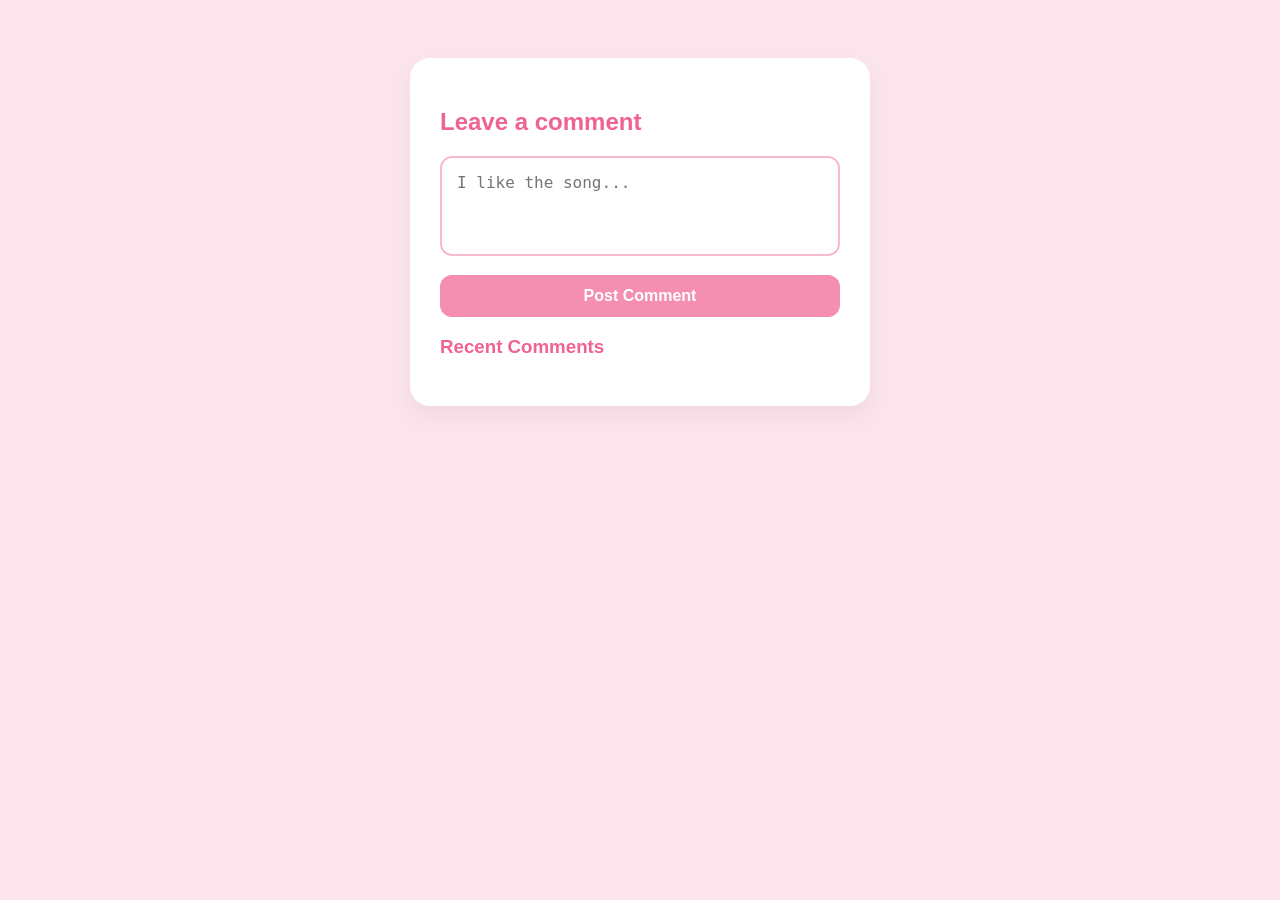
<file: CommentBox/index.html>
<!DOCTYPE html>
<html lang="en">

<head>
    <meta charset="UTF-8">
    <meta name="viewport" content="width=device-width, initial-scale=1.0">
    <title>Letterbox - Comment System</title>
    <link rel="stylesheet" href="style.css">
</head>

<body>

    <div class="container">
        <h2>Leave a comment</h2>

        <textarea id="comment-input" placeholder="I like the song..."></textarea>

        <button id="add-btn">Post Comment</button>

        <h3>Recent Comments</h3>
        <div id="comment-list"></div>
    </div>

    <script src="script.js"></script>
</body>

</html>
</file>
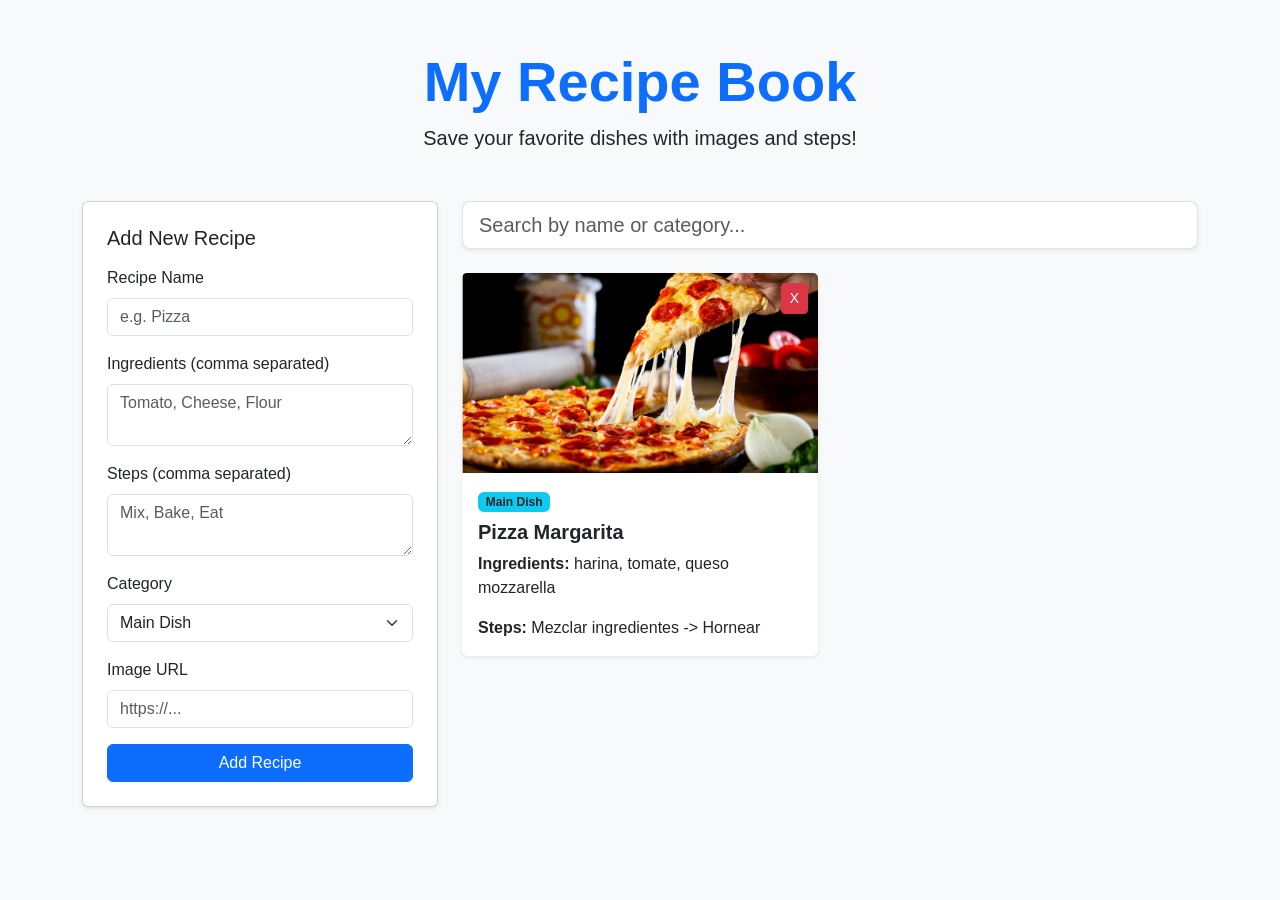
<file: final-project/index.html>
<!DOCTYPE html>
<html lang="en">

<head>
    <meta charset="UTF-8">
    <meta name="viewport" content="width=device-width, initial-scale=1.0">
    <title>Interactive Recipe Book</title>

    <link href="https://cdn.jsdelivr.net/npm/bootstrap@5.3.0/dist/css/bootstrap.min.css" rel="stylesheet">

    <link rel="stylesheet" href="style.css">
</head>

<body class="bg-light">

    <div class="container py-5">
        <header class="text-center mb-5">
            <h1 class="display-4 fw-bold text-primary">My Recipe Book</h1>
            <p class="lead">Save your favorite dishes with images and steps!</p>
        </header>

        <div class="row">
            <div class="col-md-4">
                <div class="card shadow-sm p-4">
                    <h3 class="h5 mb-3">Add New Recipe</h3>
                    <form id="recipe-form">
                        <div class="mb-3">
                            <label class="form-label">Recipe Name</label>
                            <input type="text" id="name" class="form-control" placeholder="e.g. Pizza" required>
                        </div>
                        <div class="mb-3">
                            <label class="form-label">Ingredients (comma separated)</label>
                            <textarea id="ingredients" class="form-control" placeholder="Tomato, Cheese, Flour"
                                required></textarea>
                        </div>
                        <div class="mb-3">
                            <label class="form-label">Steps (comma separated)</label>
                            <textarea id="steps" class="form-control" placeholder="Mix, Bake, Eat" required></textarea>
                        </div>
                        <div class="mb-3">
                            <label class="form-label">Category</label>
                            <select id="category" class="form-select">
                                <option value="Main Dish">Main Dish</option>
                                <option value="Dessert">Dessert</option>
                                <option value="Breakfast">Breakfast</option>
                            </select>
                        </div>
                        <div class="mb-3">
                            <label class="form-label">Image URL</label>
                            <input type="url" id="image-url" class="form-control" placeholder="https://..." required>
                        </div>
                        <button type="submit" class="btn btn-primary w-100">Add Recipe</button>
                    </form>
                </div>
            </div>

            <div class="col-md-8">
                <div class="mb-4">
                    <input type="text" id="search-input" class="form-control form-control-lg shadow-sm"
                        placeholder="Search by name or category...">
                </div>

                <div id="recipe-list" class="row row-cols-1 row-cols-md-2 g-4">
                </div>
            </div>
        </div>
    </div>

    <script src="https://cdn.jsdelivr.net/npm/bootstrap@5.3.0/dist/js/bootstrap.bundle.min.js"></script>

    <script src="scripts.js"></script>
</body>

</html>
</file>
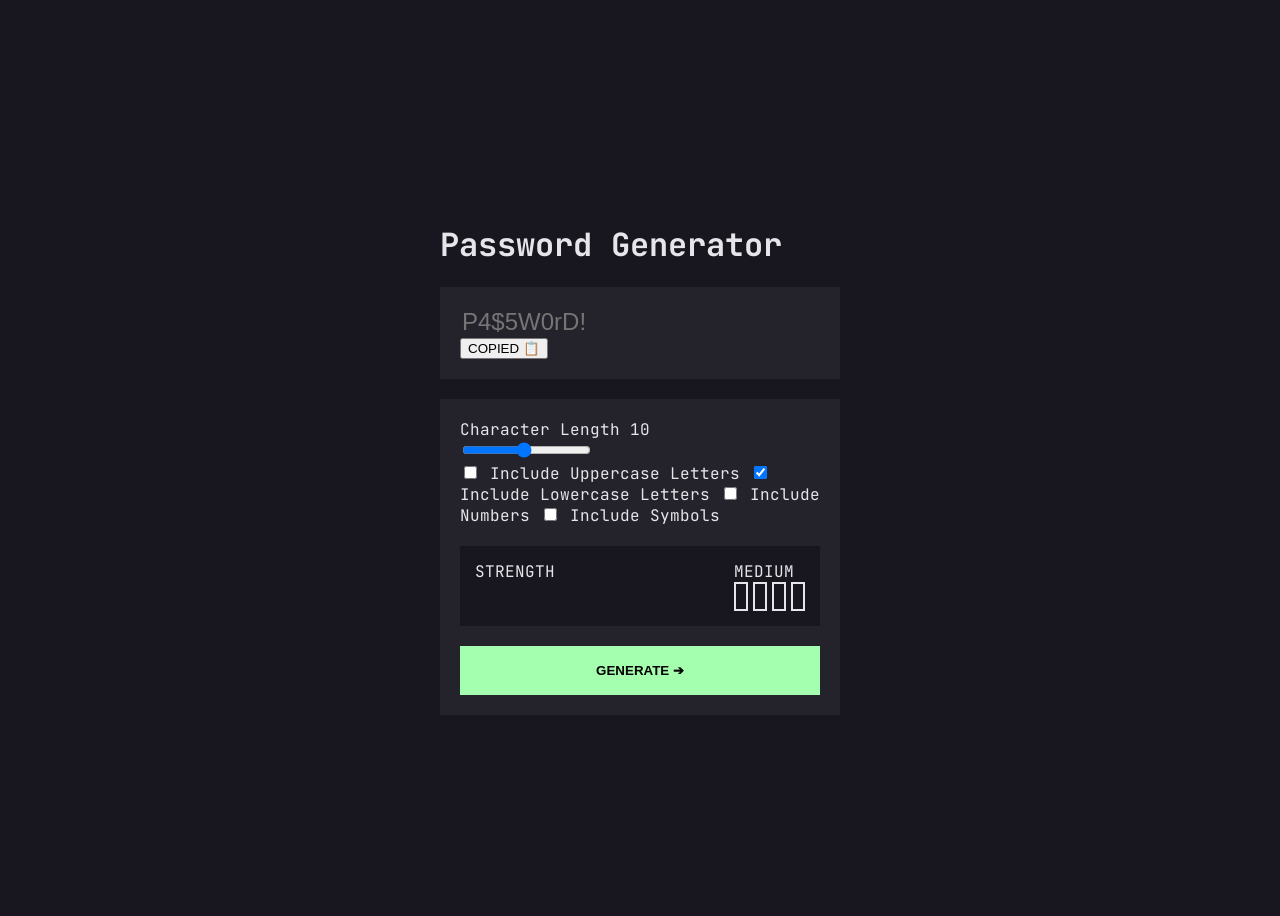
<file: password-generator/index.html>
<!DOCTYPE html>
<html lang="en">
<head>
    <meta charset="UTF-8">
    <meta name="viewport" content="width=device-width, initial-scale=1.0">
    <title>Password Generator</title>
    <link rel="stylesheet" href="style.css">
    <link href="https://fonts.googleapis.com/css2?family=JetBrains+Mono:wght@700&display=swap" rel="stylesheet">
</head>
<body>

    <div class="app-container">
        <h1 class="title">Password Generator</h1>

        <div class="display-container">
            <input type="text" id="password-display" readonly placeholder="P4$5W0rD!">
            <button id="copy-btn" title="Copy to clipboard">
                <span id="copy-msg">COPIED</span> 📋
            </button>
        </div>

        <div class="settings-container">
            <div class="range-header">
                <span>Character Length</span>
                <span id="length-num">10</span>
            </div>
            <input type="range" id="length-slider" min="1" max="20" value="10">

            <div class="options">
                <label><input type="checkbox" id="upper"> Include Uppercase Letters</label>
                <label><input type="checkbox" id="lower" checked> Include Lowercase Letters</label>
                <label><input type="checkbox" id="numbers"> Include Numbers</label>
                <label><input type="checkbox" id="symbols"> Include Symbols</label>
            </div>

            <div class="strength-meter">
                <span>STRENGTH</span>
                <div class="strength-indicator">
                    <span id="strength-text">MEDIUM</span>
                    <div class="bars" id="bars-container">
                        <div class="bar"></div>
                        <div class="bar"></div>
                        <div class="bar"></div>
                        <div class="bar"></div>
                    </div>
                </div>
            </div>

            <button id="generate-btn">GENERATE ➔</button>
        </div>
    </div>

    <script src="scripts.js"></script>
</body>
</html>
</file>
<file: CommentBox/style.css>
body {
    font-family: 'Segoe UI', Tahoma, Geneva, Verdana, sans-serif;
    /* Soft pastel pink background */
    background-color: #fce4ec;
    display: flex;
    justify-content: center;
    padding-top: 50px;
}

.container {
    background: white;
    padding: 30px;
    border-radius: 20px;
    /* Soft shadow to keep it elegant */
    box-shadow: 0 10px 25px rgba(0, 0, 0, 0.05);
    width: 400px;
}

h2,
h3 {
    color: #f06292;
    /* Darker pink for text contrast */
}

textarea {
    width: 100%;
    height: 100px;
    padding: 15px;
    border: 2px solid #f8bbd0;
    /* Light pink border */
    border-radius: 12px;
    font-size: 16px;
    resize: none;
    box-sizing: border-box;
    margin-bottom: 15px;
    outline: none;
}

textarea:focus {
    border-color: #f06292;
    /* Highlight when typing */
}

#add-btn {
    width: 100%;
    /* Baby Pink Button */
    background-color: #f48fb1;
    color: white;
    border: none;
    padding: 12px;
    border-radius: 12px;
    font-weight: bold;
    font-size: 16px;
    cursor: pointer;
    transition: background 0.3s, transform 0.2s;
}

#add-btn:hover {
    background-color: #f06292;
    /* Darker pink on hover */
    transform: scale(1.02);
    /* Slight pop effect */
}

.comment-card {
    background: #fff5f8;
    /* Very light pink for comments */
    border: 1px solid #f8bbd0;
    padding: 15px;
    border-radius: 12px;
    margin-top: 15px;
    animation: fadeIn 0.4s ease;
}

.timestamp {
    display: block;
    font-size: 11px;
    color: #ad1457;
    margin-bottom: 8px;
    font-weight: 500;
}

.delete-btn {
    background: #ff80ab;
    color: white;
    border: none;
    padding: 6px 12px;
    border-radius: 8px;
    cursor: pointer;
    font-size: 11px;
    transition: 0.2s;
}

.delete-btn:hover {
    background: #c2185b;
}

@keyframes fadeIn {
    from {
        opacity: 0;
        transform: translateY(5px);
    }

    to {
        opacity: 1;
        transform: translateY(0);
    }
}
</file>
<file: final-project/style.css>
body {
    font-family: 'Segoe UI', Tahoma, Geneva, Verdana, sans-serif;
    background-color: #f8f9fa;
}

.card {
    transition: transform 0.2s;
}

.card:hover {
    transform: translateY(-5px);
}

.recipe-img {
    height: 200px;
    object-fit: cover;
}

.btn-delete {
    position: absolute;
    top: 10px;
    right: 10px;
}
</file>
<file: password-generator/style.css>
:root {
    --dark: #18171F;
    --grey: #24232C;
    --neon: #A4FFAF;
    --white: #E6E5EA;
}

body {
    background-color: var(--dark);
    color: var(--white);
    font-family: 'JetBrains Mono', monospace;
    display: flex;
    justify-content: center;
    align-items: center;
    height: 100vh;
}

.app-container {
    width: 400px;
}

.display-container,
.settings-container {
    background-color: var(--grey);
    padding: 20px;
    margin-top: 20px;
}

#password-display {
    background: transparent;
    border: none;
    color: var(--white);
    font-size: 24px;
    width: 80%;
}

#generate-btn {
    width: 100%;
    padding: 15px;
    background: var(--neon);
    border: 2px solid var(--neon);
    cursor: pointer;
    font-weight: bold;
}

#generate-btn:hover {
    background: transparent;
    color: var(--neon);
}

.strength-meter {
    background: var(--dark);
    display: flex;
    justify-content: space-between;
    padding: 15px;
    margin: 20px 0;
}

.bars {
    display: flex;
    gap: 5px;
}

.bar {
    width: 10px;
    height: 25px;
    border: 2px solid var(--white);
}
</file>
